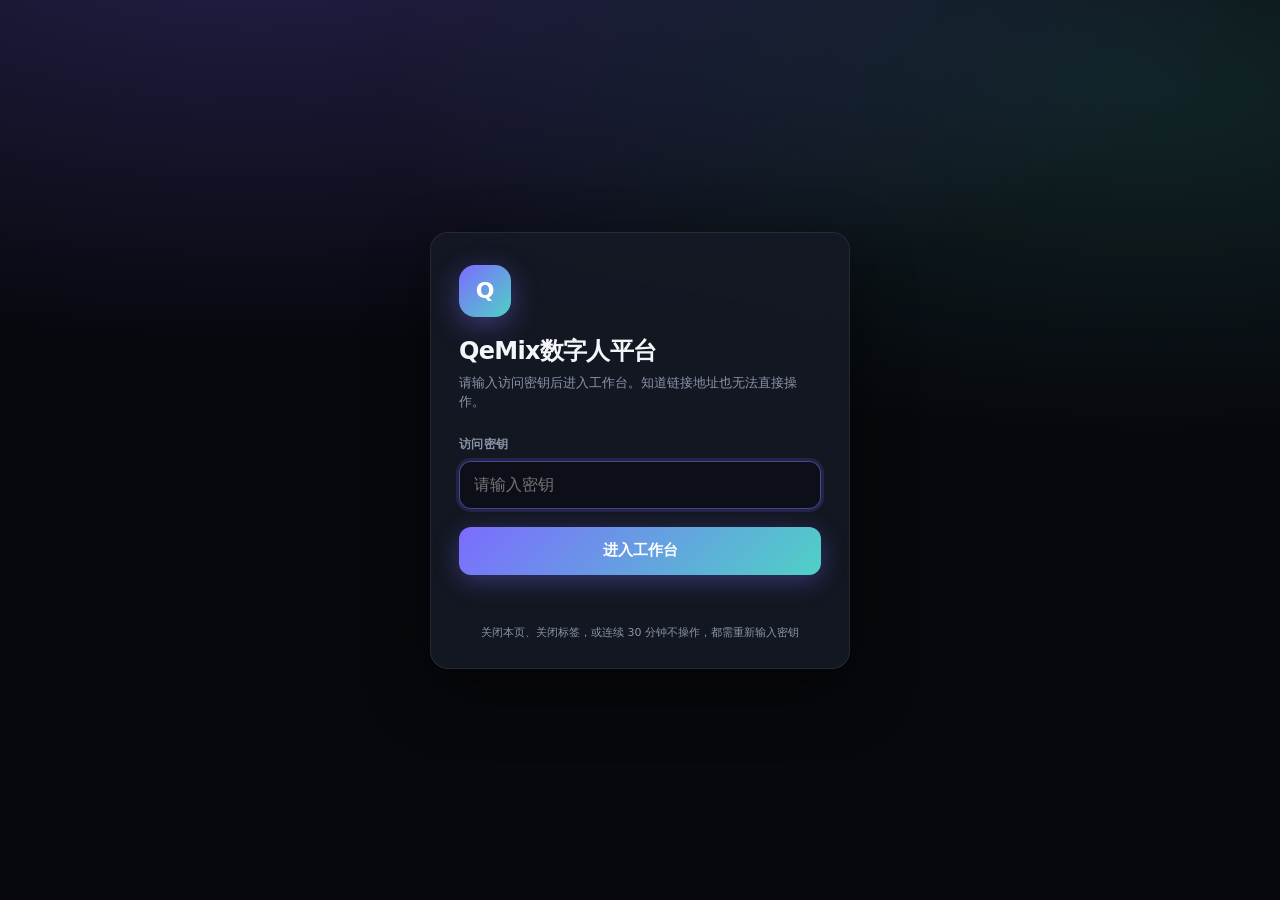
<file: webapp/admin/login.html>
<!DOCTYPE html>
<html lang="zh-CN">
<head>
  <meta charset="UTF-8">
  <meta name="viewport" content="width=device-width, initial-scale=1.0, viewport-fit=cover">
  <meta name="theme-color" content="#07080d">
  <title>QeMix数字人平台 · 访问验证</title>
  <!--APP_BASE-->
  <link rel="icon" href="favicon.svg" type="image/svg+xml">
  <style>
    :root {
      --bg0: #07080d;
      --glass: rgba(22, 27, 38, 0.85);
      --border: rgba(255, 255, 255, 0.08);
      --text: #f3f5f9;
      --muted: #8b95a8;
      --accent: #7c6cff;
      --grad: linear-gradient(135deg, #7c6cff 0%, #4fd1c5 100%);
      --danger: #f87171;
      --radius: 18px;
    }
    * { box-sizing: border-box; margin: 0; padding: 0; }
    body {
      min-height: 100dvh;
      font-family: system-ui, -apple-system, "Segoe UI", "PingFang SC", "Hiragino Sans GB", "Microsoft YaHei", sans-serif;
      background: var(--bg0);
      color: var(--text);
      display: grid;
      place-items: center;
      padding: 24px 16px calc(24px + env(safe-area-inset-bottom, 0px));
    }
    body::before {
      content: "";
      position: fixed;
      inset: 0;
      background:
        radial-gradient(ellipse 80% 50% at 20% -10%, rgba(124,108,255,.25), transparent),
        radial-gradient(ellipse 60% 40% at 90% 10%, rgba(79,209,197,.14), transparent);
      pointer-events: none;
      z-index: 0;
    }
    .card {
      position: relative;
      z-index: 1;
      width: min(420px, 100%);
      background: var(--glass);
      border: 1px solid var(--border);
      border-radius: var(--radius);
      padding: 32px 28px 28px;
      backdrop-filter: blur(16px);
      box-shadow: 0 24px 64px rgba(0,0,0,.45);
    }
    .brand {
      width: 52px;
      height: 52px;
      border-radius: 16px;
      background: var(--grad);
      display: grid;
      place-items: center;
      font-weight: 800;
      font-size: 22px;
      color: #fff;
      margin-bottom: 18px;
      box-shadow: 0 8px 28px rgba(124,108,255,.4);
    }
    h1 {
      font-size: 24px;
      font-weight: 750;
      letter-spacing: -.03em;
      margin-bottom: 6px;
    }
    .sub {
      font-size: 13px;
      color: var(--muted);
      margin-bottom: 24px;
      line-height: 1.5;
    }
    label {
      display: block;
      font-size: 12px;
      font-weight: 600;
      color: var(--muted);
      margin-bottom: 8px;
      letter-spacing: .03em;
    }
    input {
      width: 100%;
      min-height: 48px;
      padding: 12px 14px;
      border-radius: 12px;
      border: 1px solid var(--border);
      background: rgba(0,0,0,.28);
      color: var(--text);
      font: inherit;
      font-size: 16px;
      outline: none;
    }
    input:focus {
      border-color: rgba(124,108,255,.55);
      box-shadow: 0 0 0 3px rgba(124,108,255,.16);
    }
    button {
      width: 100%;
      min-height: 48px;
      margin-top: 18px;
      border: none;
      border-radius: 12px;
      background: var(--grad);
      color: #fff;
      font: inherit;
      font-size: 15px;
      font-weight: 700;
      cursor: pointer;
      box-shadow: 0 6px 24px rgba(124,108,255,.35);
    }
    button:disabled { opacity: .55; cursor: not-allowed; }
    .err {
      margin-top: 14px;
      min-height: 18px;
      font-size: 13px;
      color: var(--danger);
      font-weight: 600;
    }
    .hint {
      margin-top: 18px;
      font-size: 11px;
      color: var(--muted);
      text-align: center;
    }
  </style>
</head>
<body>
  <div class="card">
    <div class="brand">Q</div>
    <h1>QeMix数字人平台</h1>
    <p class="sub">请输入访问密钥后进入工作台。知道链接地址也无法直接操作。</p>
    <form id="gateForm" autocomplete="off">
      <label for="keyInput">访问密钥</label>
      <input id="keyInput" name="key" type="password" autocomplete="current-password" placeholder="请输入密钥" required autofocus>
      <button type="submit" id="submitBtn">进入工作台</button>
      <div class="err" id="errBox" aria-live="polite"></div>
    </form>
    <p class="hint">关闭本页、关闭标签，或连续 30 分钟不操作，都需重新输入密钥</p>
  </div>
  <script>
    const form = document.getElementById('gateForm');
    const input = document.getElementById('keyInput');
    const btn = document.getElementById('submitBtn');
    const err = document.getElementById('errBox');
    const params = new URLSearchParams(location.search);
    const u = window.apiUrl || function (p) { return p; };
    const next = params.get('next') || u('/');
    const TAB_GATE = 'dh_admin_gate_tab';
    if (params.get('idle') === '1') {
      err.textContent = '长时间未操作，已自动退出，请重新登录';
    }

    form.addEventListener('submit', async (e) => {
      e.preventDefault();
      err.textContent = '';
      const key = (input.value || '').trim();
      if (!key) {
        err.textContent = '请输入密钥';
        return;
      }
      btn.disabled = true;
      try {
        const res = await fetch(u('/api/admin/login'), {
          method: 'POST',
          headers: { 'Content-Type': 'application/json' },
          credentials: 'same-origin',
          body: JSON.stringify({ key }),
        });
        const data = await res.json().catch(() => ({}));
        if (!res.ok || data.code !== 0) {
          err.textContent = data.msg || '密钥错误';
          btn.disabled = false;
          input.focus();
          input.select();
          return;
        }
        try { sessionStorage.setItem(TAB_GATE, '1'); } catch (_) {}
        location.replace(u(next.startsWith('/') ? next : '/'));
      } catch (ex) {
        err.textContent = '网络异常，请重试';
        btn.disabled = false;
      }
    });
  </script>
</body>
</html>
</file>
